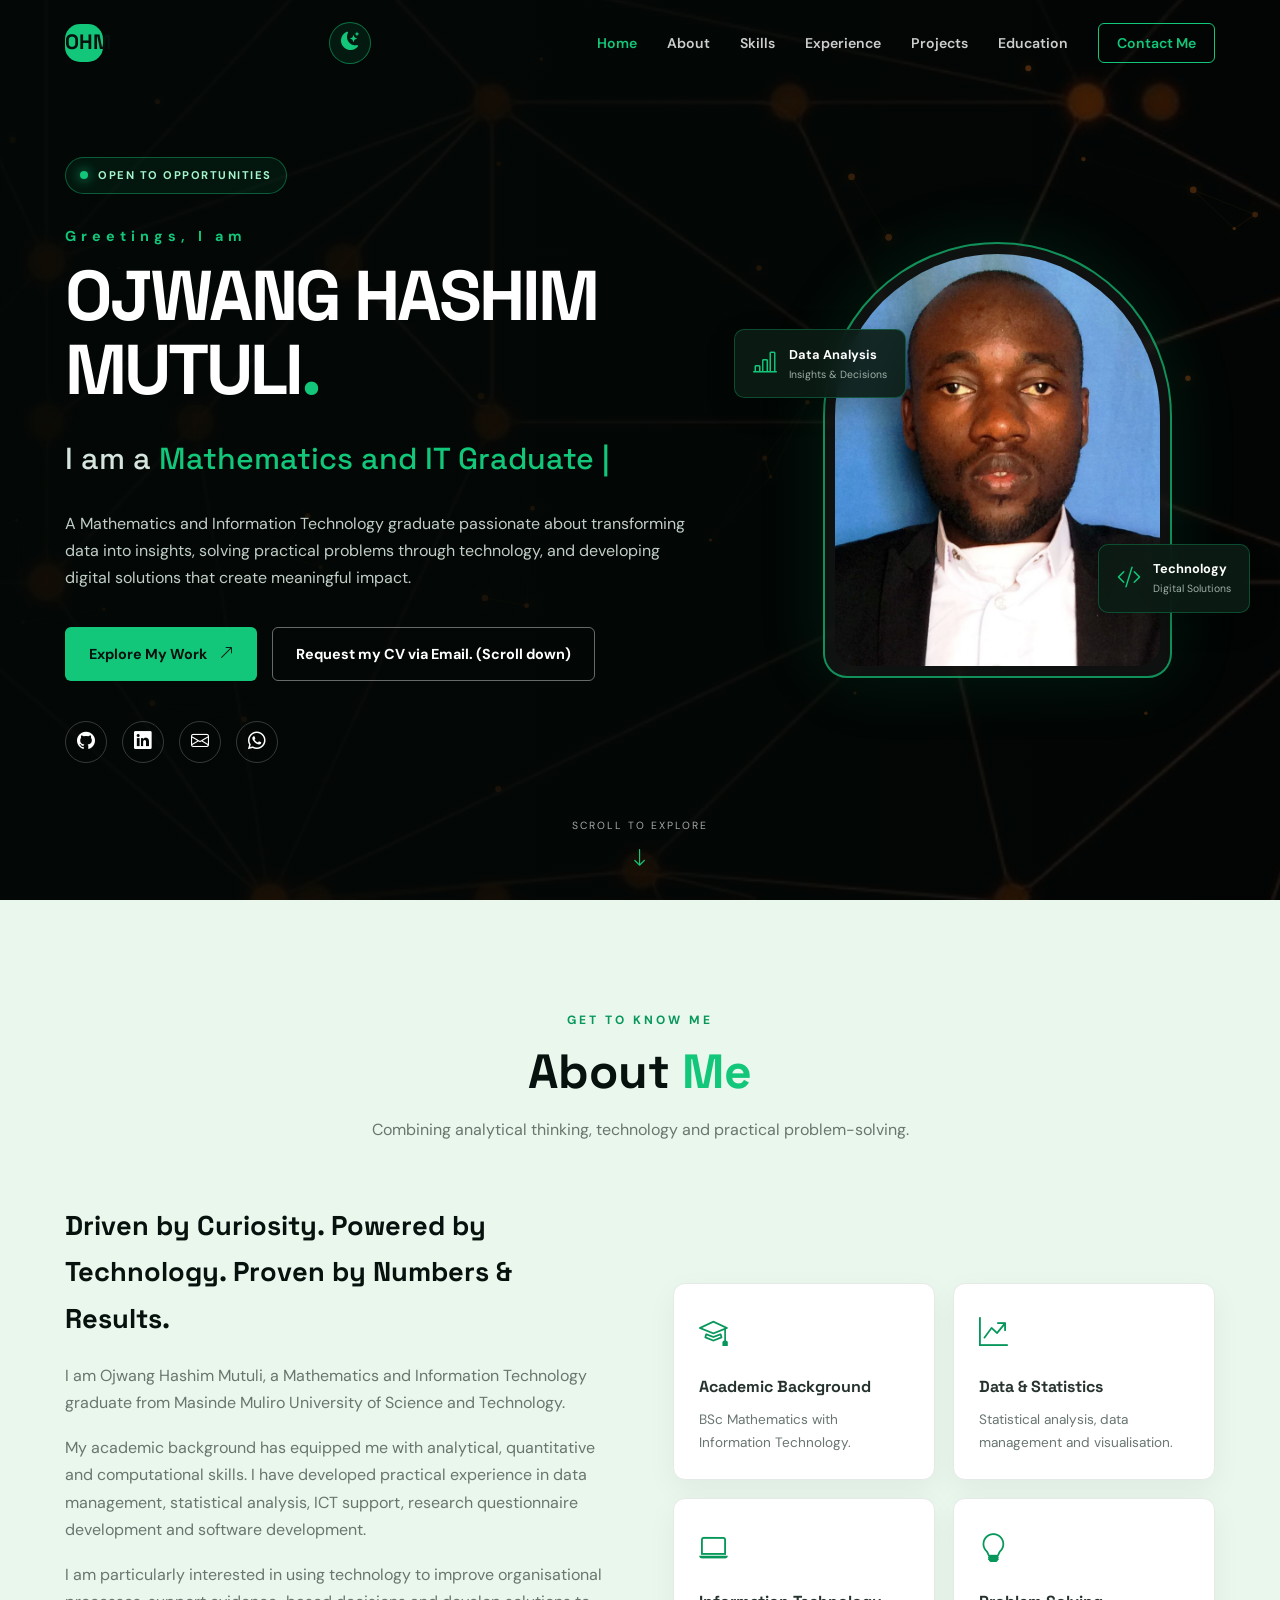
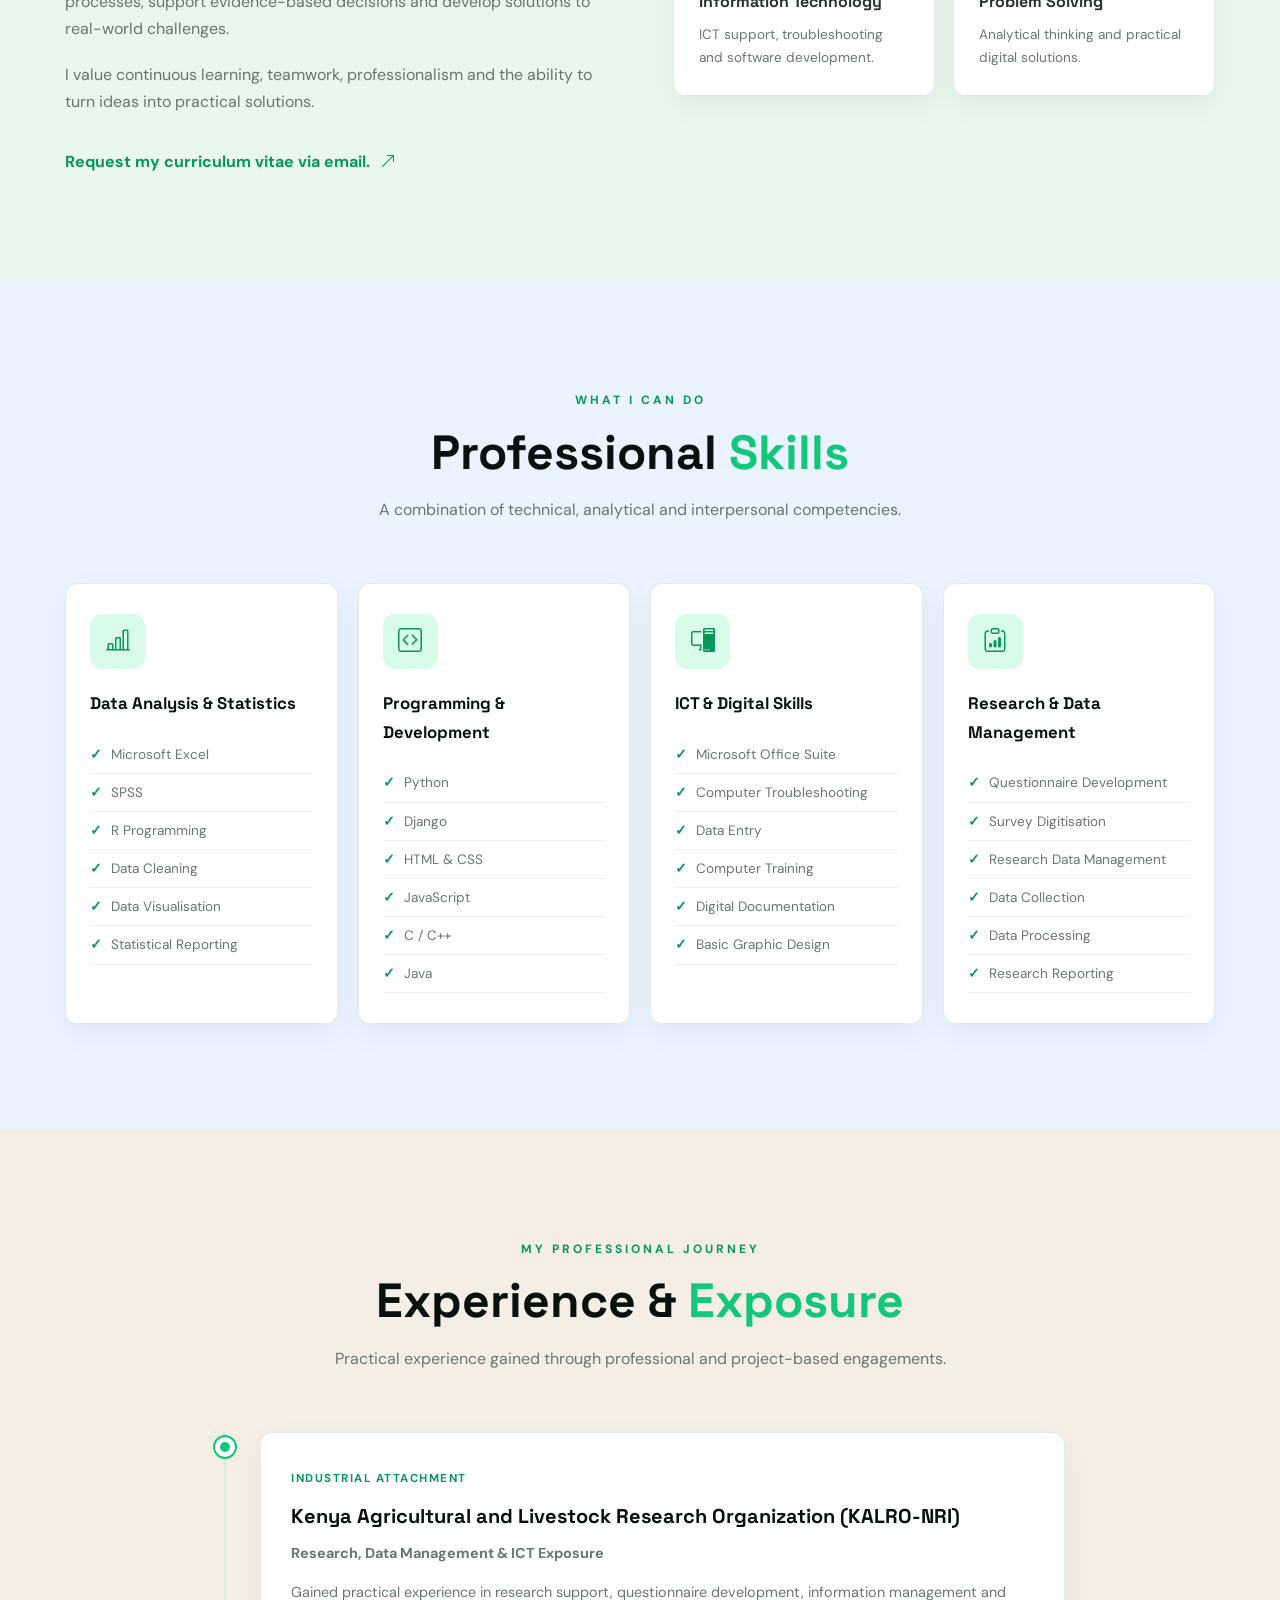
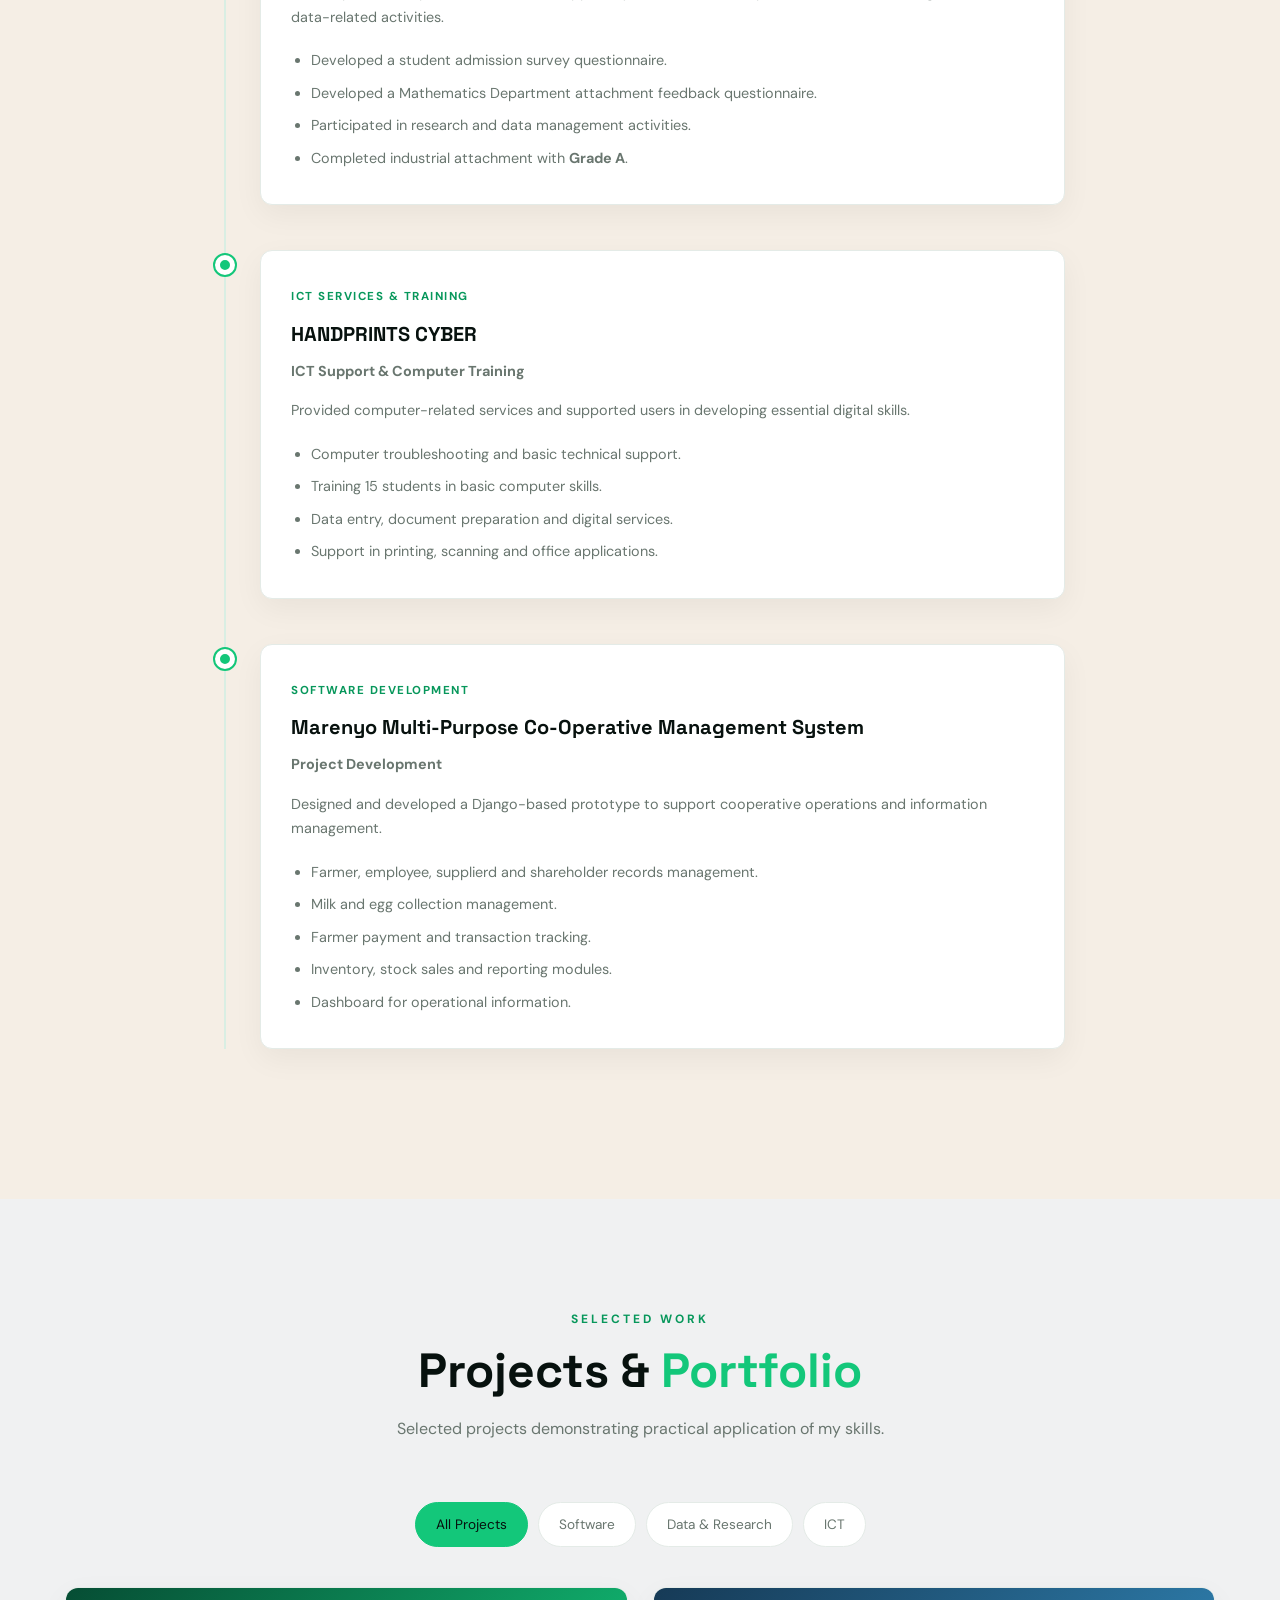
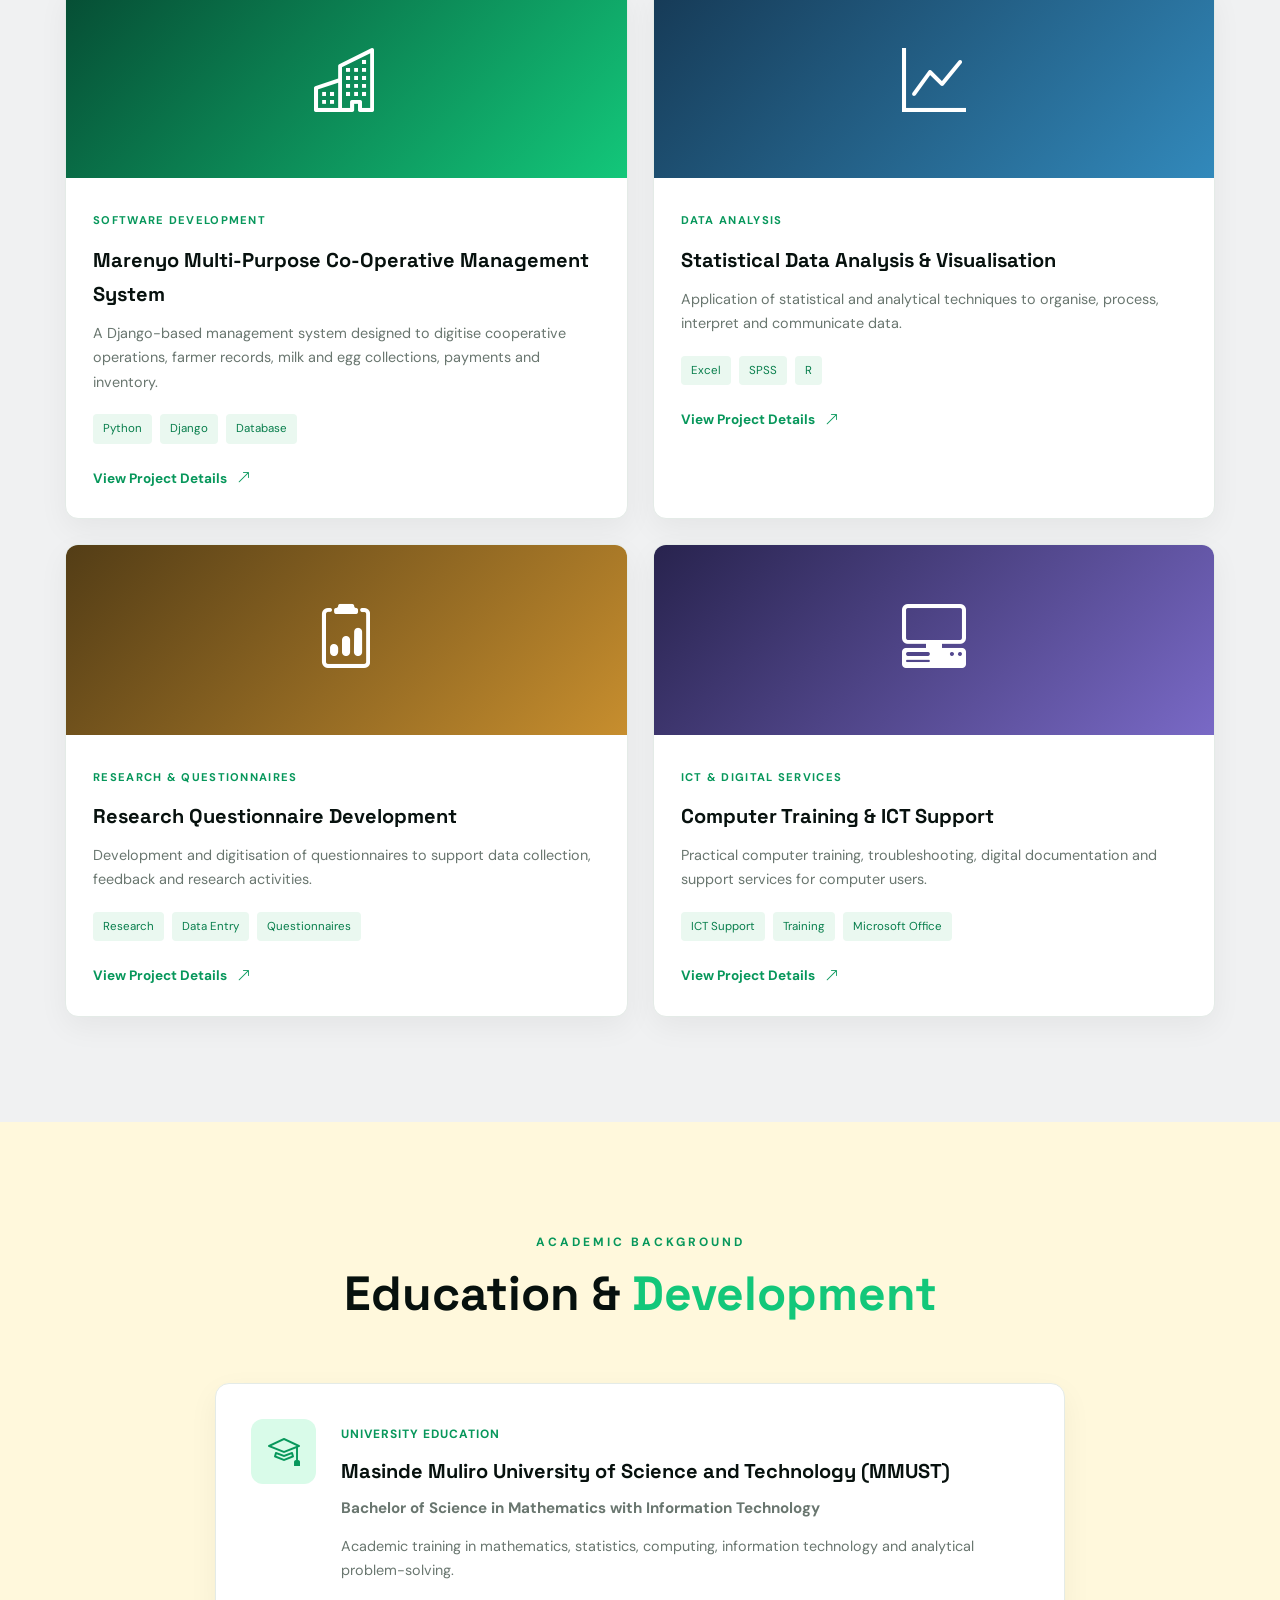
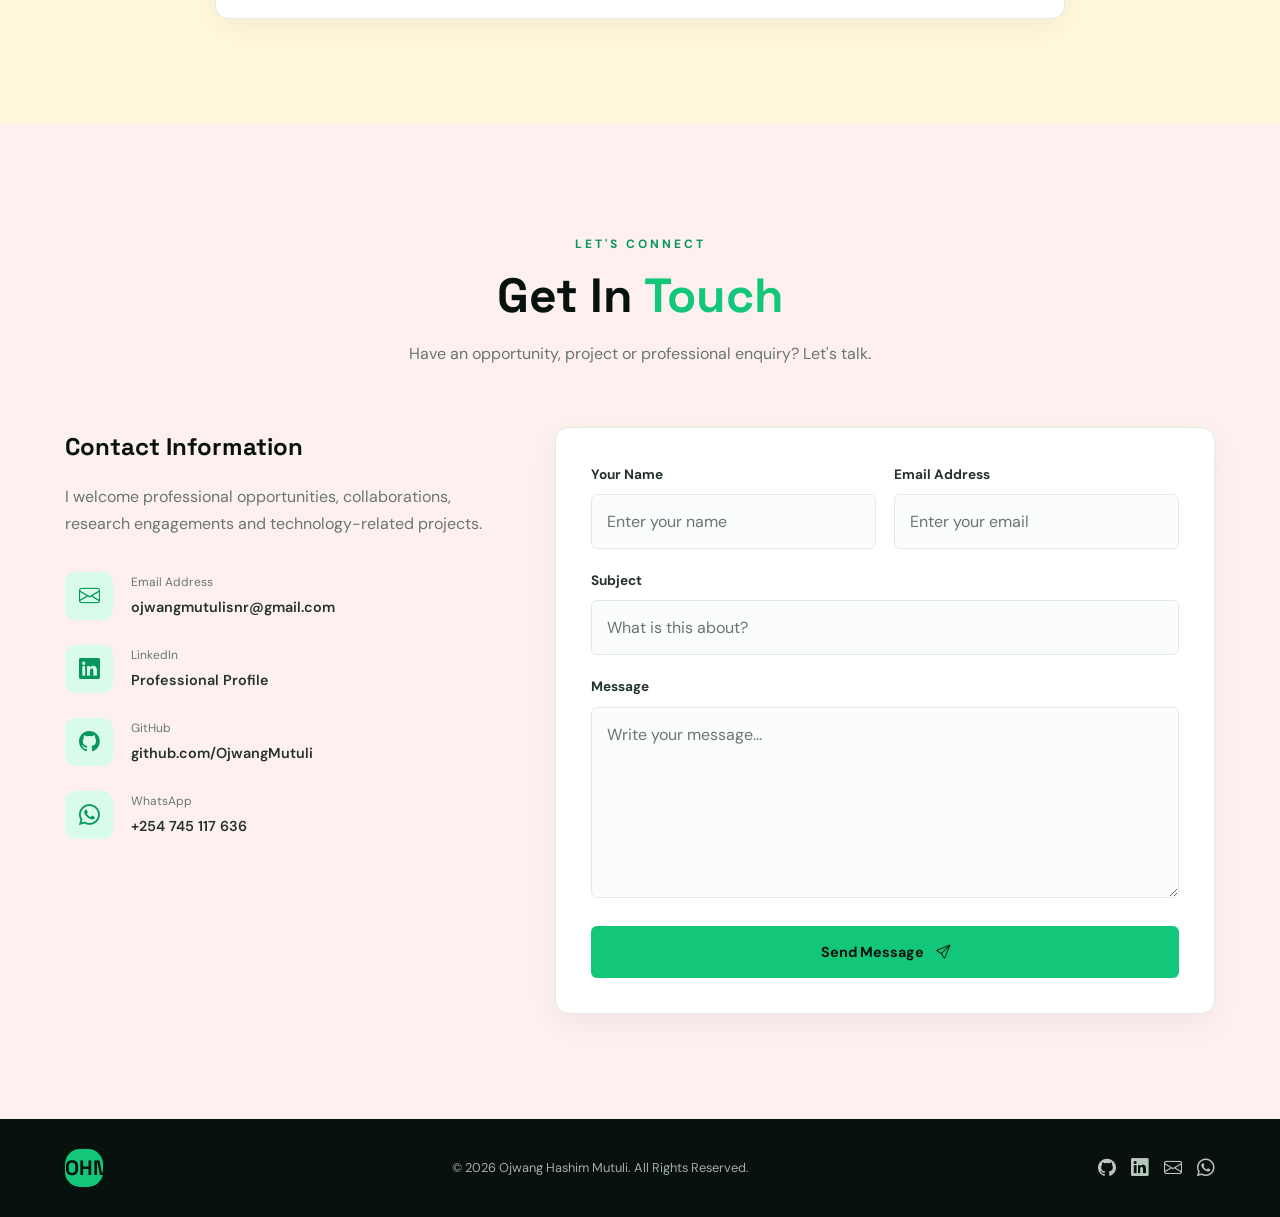
<file: index.html>
<!DOCTYPE html>
<html lang="en">
<head>
    <meta charset="UTF-8">
    <meta name="viewport" content="width=device-width, initial-scale=1.0">

    <meta name="description" content="Official professional portfolio of OJWANG HASHIM MUTULI - Mathematics, ICT, Data Analysis, Research and Software Development.">
    <meta name="author" content="OJWANG HASHIM MUTULI">

    <title>OJWANG HASHIM MUTULI | Portfolio</title>

    <link rel="stylesheet" href="css/style.css">

    <!-- Google Fonts -->
    <link rel="preconnect" href="https://fonts.googleapis.com">
    <link rel="preconnect" href="https://fonts.gstatic.com" crossorigin>
    <link href="https://fonts.googleapis.com/css2?family=DM+Sans:wght@400;500;600;700&family=Space+Grotesk:wght@400;500;600;700&display=swap" rel="stylesheet">

    <!-- Bootstrap Icons -->
    <link rel="stylesheet" href="https://cdn.jsdelivr.net/npm/bootstrap-icons@1.11.3/font/bootstrap-icons.min.css">

    <!-- Social Media Link Preview -->
    <meta property="og:type" content="website">
    <meta property="og:title" content="OJWANG HASHIM MUTULI | Portfolio">
    <meta property="og:description" content="Explore my Portfolio — Mathematics and IT graduate, Data Analyst, Website and Software Developer. Discover my skills, projects, experience and achievements.">
    <meta property="og:url" content="https://ojwangmutuli.github.io/">
    <meta property="og:image" content="https://ojwangmutuli.github.io/assets/images/profile.jpg">
    <meta property="og:image:secure_url" content="https://ojwangmutuli.github.io/assets/images/profile.jpg">
    <meta property="og:image:alt" content="OJWANG HASHIM MUTULI">

    <!-- Twitter / X Preview -->
    <meta name="twitter:card" content="summary_large_image">
    <meta name="twitter:title" content="OJWANG HASHIM MUTULI | Portfolio">
    <meta name="twitter:description" content="Mathematics and IT graduate, Data Analyst, Website and Software Developer. Explore my Portfolio.">
    <meta name="twitter:image" content="https://ojwangmutuli.github.io/assets/images/profile.jpg">
    <script type="application/ld+json">
        {
            "@context": "https://schema.org",
            "@type": "Person",
            "name": "OJWANG HASHIM MUTULI",
            "url": "https://ojwangmutuli.github.io/",
            "image": "https://ojwangmutuli.github.io/assets/images/profile.jpg",
            "jobTitle": "Data Analyst, Website and Software Developer",
            "alumniOf": {
            "@type": "CollegeOrUniversity",
            "name": "Masinde Muliro University of Science and Technology (MMUST)"
            },
            "sameAs": [
            "https://www.linkedin.com/in/ojwangmutuli-hashim-46a877250?utm_source=share&utm_campaign=share_via&utm_content=profile&utm_medium=android_app/",
            "https://github.com/OjwangMutuli"
            ]
        }
    </script>

</head>

<body>

    <!-- PAGE LOADER -->
    <div class="loader" id="loader">
        <div class="loader-circle"></div>
        <p>OJWANG HASHIM MUTULI</p>
    </div>

    <!-- NAVIGATION -->
    <header class="header" id="header">

        <nav class="navbar container">

            <a href="#home" class="logo">
                <span class="logo-icon">OHM</span>
            </a>

            <button id="themeToggle" class="theme-toggle"
                    aria-label="Switch colour theme"
                    title="Switch colour theme">
                <i class="bi bi-moon-stars-fill"></i>
            </button>

            <button class="menu-toggle" id="menuToggle" aria-label="Toggle navigation">
                <i class="bi bi-list"></i>
            </button>

            <ul class="nav-links" id="navLinks">
                <li><a href="#home" class="nav-link active">Home</a></li>
                <li><a href="#about" class="nav-link">About</a></li>
                <li><a href="#skills" class="nav-link">Skills</a></li>
                <li><a href="#experience" class="nav-link">Experience</a></li>
                <li><a href="#projects" class="nav-link">Projects</a></li>
                <li><a href="#education" class="nav-link">Education</a></li>
                <li><a href="#contact" class="nav-link contact-nav">Contact Me</a></li>
            </ul>

        </nav>

    </header>


    <!-- HERO SECTION -->
    <section class="hero" id="home">

        <!-- Animated image background -->
        <div class="hero-background"></div>

        <!-- Moving network particles -->
        <canvas id="networkCanvas"></canvas>

        <div class="hero-overlay"></div>

        <div class="container hero-container">

            <div class="hero-content reveal">

                <div class="availability">
                    <span class="availability-dot"></span>
                    OPEN TO OPPORTUNITIES
                </div>

                <p class="hero-intro">Greetings, I am</p>

                <h1>
                    OJWANG HASHIM
                    <span class="hero-name">MUTULI<span class="green-text">.</span></span>
                </h1>

                <h2>
                    I am a <span id="typingText"></span>
                    <span class="typing-cursor">|</span>
                </h2>

                <p class="hero-description">
                    A Mathematics and Information Technology graduate passionate
                    about transforming data into insights, solving practical
                    problems through technology, and developing digital solutions
                    that create meaningful impact.
                </p>

                <div class="hero-buttons">

                    <a href="#projects" class="btn btn-primary">
                        Explore My Work
                        <i class="bi bi-arrow-up-right"></i>
                    </a>

                    <a href="#home"
                       class="btn btn-outline"
                       target="_blank">
                        Request my CV via Email. (Scroll down)
                    </a>
                    

                </div>

                <div class="social-links">

                    <a href="https://github.com/OjwangMutuli" target="_blank" aria-label="GitHub">
                        <i class="bi bi-github"></i>
                    </a>

                    <a href="https://www.linkedin.com/in/ojwangmutuli-hashim-46a877250?utm_source=share&utm_campaign=share_via&utm_content=profile&utm_medium=android_app/"
                       target="_blank" aria-label="LinkedIn">
                        <i class="bi bi-linkedin"></i>
                    </a>

                    <a href="mailto:ojwangmutulisnr@gmail.com" aria-label="Email">
                        <i class="bi bi-envelope"></i>
                    </a>

                    <a href="https://wa.me/254745117636" aria-label="WhatsApp">
                        <i class="bi bi-whatsapp"></i>
                    </a>

                </div>

            </div>

            <div class="hero-image reveal">


                <div class="profile-frame">

                    <div class="profile-decoration"></div>
                
                    <!-- Original photograph -->
                    <img
                        src="assets/images/profile.jpg"
                        alt="Portrait of Ojwang Hashim Mutuli"
                        id="profileSource"
                    >
</div>
                

                <div class="floating-card card-one">
                    <i class="bi bi-bar-chart-line"></i>
                    <div>
                        <strong>Data Analysis</strong>
                        <small>Insights & Decisions</small>
                    </div>
                </div>

                <div class="floating-card card-two">
                    <i class="bi bi-code-slash"></i>
                    <div>
                        <strong>Technology</strong>
                        <small>Digital Solutions</small>
                    </div>
                </div>

            </div>

        </div>

        <a href="#about" class="scroll-indicator">
            <span>SCROLL TO EXPLORE</span>
            <i class="bi bi-arrow-down"></i>
        </a>

    </section>


    <!-- ABOUT SECTION -->
    <section class="section about-section" id="about">

        <div class="container">

            <div class="section-heading reveal">
                <span class="section-label">GET TO KNOW ME</span>
                <h2>About <span class="green-text">Me</span></h2>
                <p>Combining analytical thinking, technology and practical problem-solving.</p>
            </div>

            <div class="about-grid">

                <div class="about-text reveal">

                    <h3>Driven by Curiosity. Powered by Technology. Proven by Numbers & Results.</h3>

                    <p>
                        I am Ojwang Hashim Mutuli, a Mathematics and Information
                        Technology graduate from Masinde Muliro University of
                        Science and Technology.
                    </p>

                    <p>
                        My academic background has equipped me with analytical,
                        quantitative and computational skills. I have developed
                        practical experience in data management, statistical
                        analysis, ICT support, research questionnaire development
                        and software development.
                    </p>

                    <p>
                        I am particularly interested in using technology to
                        improve organisational processes, support evidence-based
                        decisions and develop solutions to real-world challenges.
                    </p>

                    <p>
                        I value continuous learning, teamwork, professionalism
                        and the ability to turn ideas into practical solutions.
                    </p>

                    <a href="mailto:ojwangmutulisnr@gmail.com"
                       class="text-link"
                       target="_blank">
                        Request my curriculum vitae via email.
                        <i class="bi bi-arrow-up-right"></i>
                    </a>

                </div>

                <div class="about-cards reveal">

                    <div class="info-card">
                        <i class="bi bi-mortarboard"></i>
                        <h4>Academic Background</h4>
                        <p>BSc Mathematics with Information Technology.</p>
                    </div>

                    <div class="info-card">
                        <i class="bi bi-graph-up-arrow"></i>
                        <h4>Data & Statistics</h4>
                        <p>Statistical analysis, data management and visualisation.</p>
                    </div>

                    <div class="info-card">
                        <i class="bi bi-laptop"></i>
                        <h4>Information Technology</h4>
                        <p>ICT support, troubleshooting and software development.</p>
                    </div>

                    <div class="info-card">
                        <i class="bi bi-lightbulb"></i>
                        <h4>Problem Solving</h4>
                        <p>Analytical thinking and practical digital solutions.</p>
                    </div>

                </div>

            </div>

        </div>

    </section>


    <!-- SKILLS SECTION -->
    <section class="section skills-section" id="skills">

        <div class="container">

            <div class="section-heading reveal">
                <span class="section-label">WHAT I CAN DO</span>
                <h2>Professional <span class="green-text">Skills</span></h2>
                <p>A combination of technical, analytical and interpersonal competencies.</p>
            </div>

            <div class="skills-grid">

                <div class="skill-card reveal">
                    <div class="skill-icon"><i class="bi bi-bar-chart-line"></i></div>
                    <h3>Data Analysis & Statistics</h3>
                    <ul>
                        <li>Microsoft Excel</li>
                        <li>SPSS</li>
                        <li>R Programming</li>
                        <li>Data Cleaning</li>
                        <li>Data Visualisation</li>
                        <li>Statistical Reporting</li>
                    </ul>
                </div>

                <div class="skill-card reveal">
                    <div class="skill-icon"><i class="bi bi-code-square"></i></div>
                    <h3>Programming & Development</h3>
                    <ul>
                        <li>Python</li>
                        <li>Django</li>
                        <li>HTML & CSS</li>
                        <li>JavaScript</li>
                        <li>C / C++</li>
                        <li>Java</li>
                    </ul>
                </div>

                <div class="skill-card reveal">
                    <div class="skill-icon"><i class="bi bi-pc-display"></i></div>
                    <h3>ICT & Digital Skills</h3>
                    <ul>
                        <li>Microsoft Office Suite</li>
                        <li>Computer Troubleshooting</li>
                        <li>Data Entry</li>
                        <li>Computer Training</li>
                        <li>Digital Documentation</li>
                        <li>Basic Graphic Design</li>
                    </ul>
                </div>

                <div class="skill-card reveal">
                    <div class="skill-icon"><i class="bi bi-clipboard-data"></i></div>
                    <h3>Research & Data Management</h3>
                    <ul>
                        <li>Questionnaire Development</li>
                        <li>Survey Digitisation</li>
                        <li>Research Data Management</li>
                        <li>Data Collection</li>
                        <li>Data Processing</li>
                        <li>Research Reporting</li>
                    </ul>
                </div>

            </div>

        </div>

    </section>


    <!-- EXPERIENCE SECTION -->
    <section class="section experience-section" id="experience">

        <div class="container">

            <div class="section-heading reveal">
                <span class="section-label">MY PROFESSIONAL JOURNEY</span>
                <h2>Experience & <span class="green-text">Exposure</span></h2>
                <p>Practical experience gained through professional and project-based engagements.</p>
            </div>

            <div class="timeline">

                <div class="timeline-item reveal">

                    <div class="timeline-marker"></div>

                    <div class="timeline-content">

                        <span class="timeline-date">Industrial Attachment</span>

                        <h3>Kenya Agricultural and Livestock Research Organization (KALRO-NRI)</h3>

                        <h4>Research, Data Management & ICT Exposure</h4>

                        <p>
                            Gained practical experience in research support,
                            questionnaire development, information management
                            and data-related activities.
                        </p>

                        <ul>
                            <li>Developed a student admission survey questionnaire.</li>
                            <li>Developed a Mathematics Department attachment feedback questionnaire.</li>
                            <li>Participated in research and data management activities.</li>
                            <li>Completed industrial attachment with <strong>Grade A</strong>.</li>
                        </ul>

                    </div>

                </div>


                <div class="timeline-item reveal">

                    <div class="timeline-marker"></div>

                    <div class="timeline-content">

                        <span class="timeline-date">ICT Services & Training</span>

                        <h3>HANDPRINTS CYBER</h3>

                        <h4>ICT Support & Computer Training</h4>

                        <p>
                            Provided computer-related services and supported
                            users in developing essential digital skills.
                        </p>

                        <ul>
                            <li>Computer troubleshooting and basic technical support.</li>
                            <li>Training 15 students in basic computer skills.</li>
                            <li>Data entry, document preparation and digital services.</li>
                            <li>Support in printing, scanning and office applications.</li>
                        </ul>

                    </div>

                </div>


                <div class="timeline-item reveal">

                    <div class="timeline-marker"></div>

                    <div class="timeline-content">

                        <span class="timeline-date">Software Development</span>

                        <h3>Marenyo Multi-Purpose Co-Operative Management System</h3>

                        <h4>Project Development</h4>

                        <p>
                            Designed and developed a Django-based prototype
                            to support cooperative operations and information management.
                        </p>

                        <ul>
                            <li>Farmer, employee, supplierd and shareholder records management.</li>
                            <li>Milk and egg collection management.</li>
                            <li>Farmer payment and transaction tracking.</li>
                            <li>Inventory, stock sales and reporting modules.</li>
                            <li>Dashboard for operational information.</li>
                        </ul>

                    </div>

                </div>

            </div>

        </div>

    </section>


    <!-- PROJECTS SECTION -->
    <section class="section projects-section" id="projects">

        <div class="container">

            <div class="section-heading reveal">
                <span class="section-label">SELECTED WORK</span>
                <h2>Projects & <span class="green-text">Portfolio</span></h2>
                <p>Selected projects demonstrating practical application of my skills.</p>
            </div>

            <div class="project-filters reveal">

                <button class="filter-btn active" data-filter="all">All Projects</button>
                <button class="filter-btn" data-filter="software">Software</button>
                <button class="filter-btn" data-filter="data">Data & Research</button>
                <button class="filter-btn" data-filter="ict">ICT</button>

            </div>

            <div class="projects-grid">

                <article class="project-card reveal" data-category="software">

                    <div class="project-image project-image-one">
                        <i class="bi bi-buildings"></i>
                    </div>

                    <div class="project-body">

                        <span class="project-category">SOFTWARE DEVELOPMENT</span>

                        <h3>Marenyo Multi-Purpose Co-Operative Management System</h3>

                        <p>
                            A Django-based management system designed to
                            digitise cooperative operations, farmer records,
                            milk and egg collections, payments and inventory.
                        </p>

                        <div class="project-tags">
                            <span>Python</span>
                            <span>Django</span>
                            <span>Database</span>
                        </div>

                        <button class="project-details"
                                data-title="Marenyo Multi-Purpose Co-Operative Management System"
                                data-description="A Django-based cooperative management prototype designed to improve record keeping, collection management, payment tracking, inventory management and reporting."
                                data-tools="Python, Django, HTML, CSS, JavaScript and relational databases."
                                data-role="System design, development, database management and implementation of core modules.">
                            View Project Details
                            <i class="bi bi-arrow-up-right"></i>
                        </button>

                    </div>

                </article>


                <article class="project-card reveal" data-category="data">

                    <div class="project-image project-image-two">
                        <i class="bi bi-graph-up"></i>
                    </div>

                    <div class="project-body">

                        <span class="project-category">DATA ANALYSIS</span>

                        <h3>Statistical Data Analysis & Visualisation</h3>

                        <p>
                            Application of statistical and analytical
                            techniques to organise, process, interpret
                            and communicate data.
                        </p>

                        <div class="project-tags">
                            <span>Excel</span>
                            <span>SPSS</span>
                            <span>R</span>
                        </div>

                        <button class="project-details"
                                data-title="Statistical Data Analysis & Visualisation"
                                data-description="A collection of statistical and analytical work involving data preparation, cleaning, descriptive analysis, interpretation and visualisation."
                                data-tools="Microsoft Excel, SPSS and R Programming."
                                data-role="Data preparation, statistical analysis, interpretation and reporting.">
                            View Project Details
                            <i class="bi bi-arrow-up-right"></i>
                        </button>

                    </div>

                </article>


                <article class="project-card reveal" data-category="data">

                    <div class="project-image project-image-three">
                        <i class="bi bi-clipboard2-data"></i>
                    </div>

                    <div class="project-body">

                        <span class="project-category">RESEARCH & QUESTIONNAIRES</span>

                        <h3>Research Questionnaire Development</h3>

                        <p>
                            Development and digitisation of questionnaires
                            to support data collection, feedback and
                            research activities.
                        </p>

                        <div class="project-tags">
                            <span>Research</span>
                            <span>Data Entry</span>
                            <span>Questionnaires</span>
                        </div>

                        <button class="project-details"
                                data-title="Research Questionnaire Development"
                                data-description="Questionnaire development work undertaken during industrial attachment, including a student admission survey and a Mathematics Department attachment feedback questionnaire."
                                data-tools="Digital forms, questionnaire design and data management tools."
                                data-role="Questionnaire design, organisation of questions and support for research data collection.">
                            View Project Details
                            <i class="bi bi-arrow-up-right"></i>
                        </button>

                    </div>

                </article>


                <article class="project-card reveal" data-category="ict">

                    <div class="project-image project-image-four">
                        <i class="bi bi-pc-display-horizontal"></i>
                    </div>

                    <div class="project-body">

                        <span class="project-category">ICT & DIGITAL SERVICES</span>

                        <h3>Computer Training & ICT Support</h3>

                        <p>
                            Practical computer training, troubleshooting,
                            digital documentation and support services
                            for computer users.
                        </p>

                        <div class="project-tags">
                            <span>ICT Support</span>
                            <span>Training</span>
                            <span>Microsoft Office</span>
                        </div>

                        <button class="project-details"
                                data-title="Computer Training & ICT Support"
                                data-description="Practical ICT support and computer training activities at HANDPRINTS CYBER, including basic computer skills training for 15 students."
                                data-tools="Windows, Microsoft Office and common computer applications."
                                data-role="Computer troubleshooting, user support, training and digital services.">
                            View Project Details
                            <i class="bi bi-arrow-up-right"></i>
                        </button>

                    </div>

                </article>

            </div>

        </div>

    </section>


    <!-- EDUCATION SECTION -->
    <section class="section education-section" id="education">

        <div class="container">

            <div class="section-heading reveal">
                <span class="section-label">ACADEMIC BACKGROUND</span>
                <h2>Education & <span class="green-text">Development</span></h2>
            </div>

            <div class="education-card reveal">

                <div class="education-icon">
                    <i class="bi bi-mortarboard"></i>
                </div>

                <div>

                    <span class="education-date">University Education</span>

                    <h3>Masinde Muliro University of Science and Technology (MMUST)</h3>

                    <h4>Bachelor of Science in Mathematics with Information Technology</h4>

                    <p>
                        Academic training in mathematics, statistics,
                        computing, information technology and analytical
                        problem-solving.
                    </p>

                </div>

            </div>

        </div>

    </section>


    <!-- CONTACT SECTION -->
    <section class="section contact-section" id="contact">

        <div class="container">

            <div class="section-heading reveal">
                <span class="section-label">LET'S CONNECT</span>
                <h2>Get In <span class="green-text">Touch</span></h2>
                <p>Have an opportunity, project or professional enquiry? Let's talk.</p>
            </div>

            <div class="contact-grid">

                <div class="contact-information reveal">

                    <h3>Contact Information</h3>

                    <p>
                        I welcome professional opportunities, collaborations,
                        research engagements and technology-related projects.
                    </p>

                    <div class="contact-item">
                        <i class="bi bi-envelope"></i>
                        <div>
                            <small>Email Address</small>
                            <a href="mailto:ojwangmutulisnr@gmail.com">
                                ojwangmutulisnr@gmail.com
                            </a>
                        </div>
                    </div>

                    <div class="contact-item">
                        <i class="bi bi-linkedin"></i>
                        <div>
                            <small>LinkedIn</small>
                            <a href="https://www.linkedin.com/in/ojwangmutuli-hashim-46a877250?utm_source=share&utm_campaign=share_via&utm_content=profile&utm_medium=android_app/"
                               target="_blank">
                                Professional Profile
                            </a>
                        </div>
                    </div>

                    <div class="contact-item">
                        <i class="bi bi-github"></i>
                        <div>
                            <small>GitHub</small>
                            <a href="https://github.com/OjwangMutuli"
                               target="_blank">
                                github.com/OjwangMutuli
                            </a>
                        </div>
                    </div>

                    <div class="contact-item">
                        <i class="bi bi-whatsapp"></i>
                        <div>
                            <small>WhatsApp</small>
                            <a href="https://wa.me/254745117636"
                               target="_blank">
                                +254 745 117 636
                            </a>
                        </div>
                    </div>                    
                    
                </div>


                <div class="contact-form-container reveal">

                    <form action="https://formsubmit.co/ojwangmutulisnr@gmail.com"
                          method="POST"
                          class="contact-form">

                        <input type="hidden" name="_subject"
                               value="New Portfolio Website Enquiry">

                        <input type="hidden" name="_captcha" value="true">

                        <input type="hidden" name="_template" value="table">

                        <input type="hidden" name="_next"
                               value="https://github.com/OjwangMutuli">

                        <div class="form-row">

                            <div class="form-group">
                                <label for="name">Your Name</label>
                                <input type="text" id="name" name="name"
                                       placeholder="Enter your name" required>
                            </div>

                            <div class="form-group">
                                <label for="email">Email Address</label>
                                <input type="email" id="email" name="email"
                                       placeholder="Enter your email" required>
                            </div>

                        </div>

                        <div class="form-group">
                            <label for="subject">Subject</label>
                            <input type="text" id="subject" name="subject"
                                   placeholder="What is this about?" required>
                        </div>

                        <div class="form-group">
                            <label for="message">Message</label>
                            <textarea id="message" name="message"
                                      rows="6"
                                      placeholder="Write your message..."
                                      required></textarea>
                        </div>

                        <button type="submit" class="btn btn-primary submit-btn">
                            Send Message
                            <i class="bi bi-send"></i>
                        </button>

                    </form>

                </div>

            </div>

        </div>

    </section>


    <!-- FOOTER -->
    <footer class="footer">

        <div class="container footer-container">

            <a href="#home" class="logo footer-logo">
                <span class="logo-icon">OHM</span>
                </span></span>
            </a>

            <p>
                © <span id="year"></span> Ojwang Hashim Mutuli.
                All Rights Reserved.
            </p>

            <div class="footer-socials">

                <a href="https://github.com/OjwangMutuli" target="_blank">
                    <i class="bi bi-github"></i>
                </a>

                <a href="https://www.linkedin.com/in/ojwangmutuli-hashim-46a877250?utm_source=share&utm_campaign=share_via&utm_content=profile&utm_medium=android_app/"
                   target="_blank">
                    <i class="bi bi-linkedin"></i>
                </a>

                <a href="mailto:ojwangmutulisnr@gmail.com">
                    <i class="bi bi-envelope"></i>
                </a>

                
                <a href="https://wa.me/254745117636"
                    class="contact-card">

                    <i class="bi bi-whatsapp"></i>
                </a>

            </div>

        </div>

    </footer>


    <!-- PROJECT DETAILS MODAL -->
    <div class="modal" id="projectModal">

        <div class="modal-content">

            <button class="modal-close" id="modalClose" aria-label="Close">
                <i class="bi bi-x-lg"></i>
            </button>

            <span class="section-label">PROJECT DETAILS</span>

            <h2 id="modalTitle"></h2>

            <p id="modalDescription"></p>

            <h4>Technologies / Tools</h4>
            <p id="modalTools"></p>

            <h4>My Role</h4>
            <p id="modalRole"></p>

        </div>

    </div>


    <!-- BACK TO TOP -->
    <button id="backToTop" class="back-to-top" aria-label="Back to top">
        <i class="bi bi-arrow-up"></i>
    </button>


    <script src="js/script.js"></script>

</body>
</html>
</file>
<file: css/style.css>
/* =========================================
   LIGHT / DARK THEME SYSTEM
========================================= */

/* Default light theme */
:root {
    color-scheme: light;

    --theme-bg: #ffffff;
    --theme-bg-alt: #f6f9f7;
    --theme-card: #ffffff;

    --theme-text: #26332d;
    --theme-heading: #07110e;
    --theme-muted: #69766f;

    --theme-border: #e4ebe7;
    --theme-input: #fbfdfb;

    --theme-shadow: rgba(0, 0, 0, 0.05);
}

/* Dark theme */
html[data-theme="dark"] {
    color-scheme: dark;

    --theme-bg: #0b1510;
    --theme-bg-alt: #101e17;
    --theme-card: #14231a;

    --theme-text: #d8e4dc;
    --theme-heading: #f2faf5;
    --theme-muted: #a2b2a8;

    --theme-border: #263a2e;
    --theme-input: #101c15;

    --theme-shadow: rgba(0, 0, 0, 0.2);
}

/* Main page */
body {
    background: var(--theme-bg);
    color: var(--theme-text);
    transition: background 0.3s ease, color 0.3s ease;
}

/* Sections */
.about-section,
.experience-section,
.education-section {
    background: var(--theme-bg);
}

.skills-section,
.projects-section,
.contact-section {
    background: var(--theme-bg-alt);
}

/* Headings */
.section-heading h2,
.about-text h3,
.skill-card h3,
.timeline-content h3,
.project-body h3,
.education-card h3,
.contact-information h3 {
    color: var(--theme-heading);
}

/* General text */
.about-text p,
.info-card p,
.skill-card li,
.timeline-content p,
.timeline-content li,
.project-body p,
.education-card p,
.education-card h4,
.contact-information > p {
    color: var(--theme-muted);
}

/* Cards */
.info-card,
.skill-card,
.timeline-content,
.project-card,
.education-card,
.contact-form-container {
    background: var(--theme-card);
    border-color: var(--theme-border);
    box-shadow: 0 10px 30px var(--theme-shadow);
}

/* Borders */
.skill-card li {
    border-color: var(--theme-border);
}

/* Contact form */
.form-group input,
.form-group textarea {
    background: var(--theme-input);
    color: var(--theme-text);
    border-color: var(--theme-border);
}

.form-group input::placeholder,
.form-group textarea::placeholder {
    color: var(--theme-muted);
}

/* Contact details */
.contact-item a {
    color: var(--theme-text);
}

/* Education and project modal */
.modal-content {
    background: var(--theme-card);
    color: var(--theme-text);
}

.modal-content h2,
.modal-content h4 {
    color: var(--theme-heading);
}

.modal-content p {
    color: var(--theme-muted);
}

.modal-close {
    background: var(--theme-bg-alt);
    color: var(--theme-text);
}

/* Keep the hero and footer dark in both modes */
.hero,
.footer {
    background-color: #07110e;
}

/* Theme button */
.theme-toggle {
    width: 42px;
    height: 42px;
    display: grid;
    place-items: center;
    border: 1px solid rgba(19, 199, 122, 0.5);
    border-radius: 50%;
    background: rgba(19, 199, 122, 0.1);
    color: var(--primary);
    font-size: 1.15rem;
    transition: all 0.3s ease;
    flex-shrink: 0;
}

.theme-toggle:hover {
    background: var(--primary);
    color: #07110e;
    transform: rotate(20deg);
}

/* Mobile theme button */
@media (max-width: 768px) {
    .theme-toggle {
        margin-left: auto;
        margin-right: 15px;
    }
}

/* =========================================
   GLOBAL SETTINGS
========================================= */

:root {
    --primary: #13c77a;
    --primary-dark: #07975b;
    --primary-light: #d9fbe9;

    --dark: #07110e;
    --dark-secondary: #101b17;

    --text: #26332d;
    --muted: #69766f;

    --white: #ffffff;
    --light: #f6f9f7;

    --border: #e4ebe7;

    --font-main: 'DM Sans', sans-serif;
    --font-heading: 'Space Grotesk', sans-serif;

    --transition: 0.3s ease;
}

* {
    margin: 0;
    padding: 0;
    box-sizing: border-box;
    scroll-behavior: smooth;
}

body {
    font-family: var(--font-main);
    color: var(--text);
    background: var(--white);
    line-height: 1.7;
    overflow-x: hidden;
}

a {
    text-decoration: none;
    color: inherit;
}

button,
input,
textarea {
    font: inherit;
}

button {
    cursor: pointer;
}

.container {
    width: min(1150px, 90%);
    margin: auto;
}

.green-text {
    color: var(--primary);
}

.section {
    padding: 105px 0;
}

.section-heading {
    text-align: center;
    margin-bottom: 60px;
}

.section-label {
    display: inline-block;
    color: var(--primary-dark);
    font-size: 0.75rem;
    font-weight: 700;
    letter-spacing: 3px;
    margin-bottom: 13px;
}

.section-heading h2 {
    font-family: var(--font-heading);
    font-size: clamp(2rem, 4vw, 3rem);
    line-height: 1.2;
    margin-bottom: 15px;
    color: var(--dark);
}

.section-heading p {
    color: var(--muted);
    max-width: 650px;
    margin: auto;
}


/* =========================================
   LOADER
========================================= */

.loader {
    position: fixed;
    inset: 0;
    z-index: 9999;
    background: var(--dark);
    display: flex;
    flex-direction: column;
    align-items: center;
    justify-content: center;
    gap: 20px;
    color: white;
    transition: opacity 0.5s ease, visibility 0.5s ease;
}

.loader.hide {
    opacity: 0;
    visibility: hidden;
}

.loader-circle {
    width: 50px;
    height: 50px;
    border: 3px solid rgba(255,255,255,0.15);
    border-top-color: var(--primary);
    border-radius: 50%;
    animation: spin 1s linear infinite;
}

.loader p {
    font-size: 0.8rem;
    letter-spacing: 4px;
}

@keyframes spin {
    to {
        transform: rotate(360deg);
    }
}


/* =========================================
   NAVIGATION
========================================= */

.header {
    position: fixed;
    top: 0;
    left: 0;
    width: 100%;
    z-index: 1000;
    transition: var(--transition);
}

.header.scrolled {
    background: rgba(7, 17, 14, 0.96);
    backdrop-filter: blur(15px);
    box-shadow: 0 5px 25px rgba(0,0,0,0.15);
}

.navbar {
    height: 85px;
    display: flex;
    align-items: center;
    justify-content: space-between;
}

.logo {
    display: flex;
    align-items: center;
    gap:10px;
    font-family: var(--font-heading);
    font-size: 1.3rem;
    font-weight: 700;
    color: white;
}

.logo-icon {
    width: 38px;
    height: 38px;
    background: var(--primary);
    display: grid;
    place-items: center;
    border-radius: 15px;
    color: var(--dark);
}

.nav-links {
    display: flex;
    align-items: center;
    gap: 30px;
    list-style: none;
}

.nav-link {
    font-size: 0.88rem;
    font-weight: 600;
    color: rgba(255,255,255,0.8);
    transition: var(--transition);
}

.nav-link:hover,
.nav-link.active {
    color: var(--primary);
}

.contact-nav {
    border: 1px solid var(--primary);
    padding: 10px 18px;
    border-radius: 6px;
    color: var(--primary);
}

.contact-nav:hover {
    background: var(--primary);
    color: var(--dark);
}

.menu-toggle {
    display: none;
    border: none;
    background: none;
    color: white;
    font-size: 1.8rem;
}


/* =========================================
   HERO SECTION
========================================= */

.hero {
    position: relative;
    min-height: 100vh;
    display: flex;
    align-items: center;
    overflow: hidden;
    background: #050505;
    color: white;
    isolation: isolate;
}

.hero-background {
    position: absolute;
    inset: -8%;
    z-index: -3;

    background-image: url("../assets/images/network-background.jpg");
    background-position: center;
    background-size: cover;
    background-repeat: no-repeat;

    animation: backgroundMotion 32s ease-in-out infinite alternate;
    will-change: transform;
}

@keyframes backgroundMotion {
    0% {
        transform: scale(1) translate3d(0, 0, 0);
    }

    50% {
        transform: scale(1.12) translate3d(-1.5%, 1%, 0);
    }

    100% {
        transform: scale(1.06) translate3d(1.5%, -1%, 0);
    }
}

.hero-overlay {
    position: absolute;
    inset: 0;
    z-index: -1;
    background:
        linear-gradient(90deg,
            rgba(3, 8, 6, 0.94) 0%,
            rgba(3, 8, 6, 0.84) 48%,
            rgba(3, 8, 6, 0.58) 100%);
}

#networkCanvas {
    position: absolute;
    inset: 0;
    width: 100%;
    height: 100%;
    z-index: -2;
    pointer-events: none;
}

.hero-container {
    display: grid;
    grid-template-columns: 1.2fr 0.8fr;
    align-items: center;
    gap: 60px;
    padding-top: 120px;
    padding-bottom: 100px;
}

.hero-content {
    max-width: 700px;
}

.availability {
    display: inline-flex;
    align-items: center;
    gap: 10px;
    padding: 8px 14px;
    border: 1px solid rgba(19,199,122,0.4);
    background: rgba(19,199,122,0.08);
    border-radius: 30px;
    color: #a5f5cb;
    font-size: 0.7rem;
    font-weight: 700;
    letter-spacing: 1.5px;
    margin-bottom: 30px;
}

.availability-dot {
    width: 8px;
    height: 8px;
    background: var(--primary);
    border-radius: 50%;
    box-shadow: 0 0 12px var(--primary);
    animation: pulse 1.5s infinite;
}

@keyframes pulse {
    50% {
        opacity: 0.3;
        transform: scale(0.7);
    }
}

.hero-intro {
    color: var(--primary);
    font-size: 0.9rem;
    font-weight: 700;
    letter-spacing: 5px;
    margin-bottom: 12px;
}

.hero h1 {
    font-family: var(--font-heading);
    font-size: clamp(2.7rem, 5.5vw, 5.2rem);
    line-height: 1.05;
    letter-spacing: -3px;
    margin-bottom: 25px;
}

.hero-name {
    display: block;
}

.hero h2 {
    font-family: var(--font-heading);
    font-size: clamp(1.2rem, 2.4vw, 1.9rem);
    font-weight: 500;
    color: #d5e4dc;
    min-height: 45px;
    margin-bottom: 25px;
}

#typingText {
    color: var(--primary);
}

.typing-cursor {
    color: var(--primary);
    animation: blink 0.8s infinite;
}

@keyframes blink {
    50% {
        opacity: 0;
    }
}

.hero-description {
    max-width: 620px;
    color: #c1cec6;
    font-size: 1rem;
    margin-bottom: 35px;
}

.hero-buttons {
    display: flex;
    flex-wrap: wrap;
    gap: 15px;
}

.btn {
    display: inline-flex;
    align-items: center;
    justify-content: center;
    gap: 12px;
    padding: 14px 23px;
    border-radius: 6px;
    font-size: 0.9rem;
    font-weight: 700;
    transition: var(--transition);
    border: 1px solid transparent;
}

.btn-primary {
    background: var(--primary);
    color: var(--dark);
}

.btn-primary:hover {
    background: #29e58f;
    transform: translateY(-4px);
    box-shadow: 0 10px 30px rgba(19,199,122,0.25);
}

.btn-outline {
    border-color: rgba(255,255,255,0.4);
    color: white;
}

.btn-outline:hover {
    border-color: var(--primary);
    color: var(--primary);
    transform: translateY(-4px);
}

.social-links {
    display: flex;
    gap: 15px;
    margin-top: 40px;
}

.social-links a {
    width: 42px;
    height: 42px;
    border: 1px solid rgba(255,255,255,0.2);
    border-radius: 50%;
    display: grid;
    place-items: center;
    color: white;
    font-size: 1.1rem;
    transition: var(--transition);
}

.social-links a:hover {
    background: var(--primary);
    color: var(--dark);
    border-color: var(--primary);
    transform: translateY(-4px);
}


/* =========================================
   HERO PROFILE IMAGE
========================================= */

.hero-image {
    position: relative;
    display: flex;
    justify-content: center;
    align-items: center;
}

.profile-frame {
    width: min(350px, 80%);
    aspect-ratio: 4 / 5;
    position: relative;
    border-radius: 180px 180px 25px 25px;
    border: 2px solid rgba(19,199,122,0.7);
    padding: 10px;
    background: rgba(255,255,255,0.05);
    backdrop-filter: blur(5px);
    box-shadow: 0 0 70px rgba(19,199,122,0.12);
}

.profile-frame img {
    position: absolute;
    inset: 10px;
    width: calc(100% - 20px);
    height: calc(100% - 20px);
    object-fit: cover;
    object-position: center;
    border-radius: inherit;
    z-index: 2;
    display: block;
}

.profile-placeholder {
    position: absolute;
    inset: 10px;
    border-radius: inherit;
    display: none;
    flex-direction: column;
    align-items: center;
    justify-content: center;
    background: #14251d;
    color: var(--primary);
    z-index: 1;
}

.profile-placeholder i {
    font-size: 5rem;
}

.profile-placeholder span {
    font-size: 0.8rem;
}

.profile-decoration {
    position: absolute;
    width: 110%;
    height: 110%;
    border: 1px solid rgba(19,199,122,0.35);
    border-radius: 190px 190px 30px 30px;
    top: -5%;
    left: -5%;
    animation: rotateFrame 20s linear infinite;
}

@keyframes rotateFrame {
    to {
        transform: rotate(360deg);
    }
}

.floating-card {
    position: absolute;
    display: flex;
    align-items: center;
    gap: 12px;
    padding: 13px 18px;
    background: rgba(12, 28, 20, 0.9);
    border: 1px solid rgba(19,199,122,0.3);
    border-radius: 10px;
    backdrop-filter: blur(12px);
    box-shadow: 0 10px 30px rgba(0,0,0,0.2);
    animation: floatCard 4s ease-in-out infinite;
}

.floating-card i {
    color: var(--primary);
    font-size: 1.5rem;
}

.floating-card strong,
.floating-card small {
    display: block;
}

.floating-card strong {
    font-size: 0.8rem;
}

.floating-card small {
    color: #9eafa5;
    font-size: 0.65rem;
}

.card-one {
    left: -45px;
    top: 20%;
}

.card-two {
    right: -35px;
    bottom: 15%;
    animation-delay: 1.5s;
}

@keyframes floatCard {
    50% {
        transform: translateY(-12px);
    }
}

.scroll-indicator {
    position: absolute;
    bottom: 25px;
    left: 50%;
    transform: translateX(-50%);
    display: flex;
    flex-direction: column;
    align-items: center;
    gap: 8px;
    color: rgba(255,255,255,0.65);
    font-size: 0.65rem;
    letter-spacing: 2px;
}

.scroll-indicator i {
    color: var(--primary);
    font-size: 1.2rem;
    animation: bounce 1.5s infinite;
}

@keyframes bounce {
    50% {
        transform: translateY(7px);
    }
}


/* =========================================
   ABOUT
========================================= */

.about-section {
    background: white;
}

.about-grid {
    display: grid;
    grid-template-columns: 1fr 1fr;
    gap: 65px;
    align-items: center;
}

.about-text h3 {
    font-family: var(--font-heading);
    font-size: 1.7rem;
    color: var(--dark);
    margin-bottom: 20px;
}

.about-text p {
    color: var(--muted);
    margin-bottom: 18px;
}

.text-link {
    display: inline-flex;
    align-items: center;
    gap: 10px;
    margin-top: 15px;
    color: var(--primary-dark);
    font-weight: 700;
}

.text-link:hover {
    gap: 17px;
}

.about-cards {
    display: grid;
    grid-template-columns: 1fr 1fr;
    gap: 18px;
}

.info-card {
    padding: 25px;
    border: 1px solid var(--border);
    border-radius: 12px;
    transition: var(--transition);
    background: white;
}

.info-card:hover {
    transform: translateY(-6px);
    border-color: var(--primary);
    box-shadow: 0 15px 35px rgba(0,0,0,0.05);
}

.info-card i {
    color: var(--primary-dark);
    font-size: 1.8rem;
}

.info-card h4 {
    font-family: var(--font-heading);
    font-size: 1rem;
    margin: 15px 0 8px;
}

.info-card p {
    color: var(--muted);
    font-size: 0.85rem;
}


/* =========================================
   SKILLS
========================================= */

.skills-section {
    background: var(--light);
}

.skills-grid {
    display: grid;
    grid-template-columns: repeat(4, 1fr);
    gap: 20px;
}

.skill-card {
    background: white;
    padding: 30px 24px;
    border-radius: 12px;
    border: 1px solid var(--border);
    transition: var(--transition);
}

.skill-card:hover {
    transform: translateY(-8px);
    border-color: var(--primary);
    box-shadow: 0 15px 35px rgba(0,0,0,0.05);
}

.skill-icon {
    width: 55px;
    height: 55px;
    border-radius: 12px;
    background: var(--primary-light);
    display: grid;
    place-items: center;
    color: var(--primary-dark);
    font-size: 1.5rem;
    margin-bottom: 20px;
}

.skill-card h3 {
    font-family: var(--font-heading);
    font-size: 1.05rem;
    margin-bottom: 18px;
}

.skill-card ul {
    list-style: none;
}

.skill-card li {
    color: var(--muted);
    font-size: 0.85rem;
    padding: 7px 0;
    border-bottom: 1px solid #edf1ee;
}

.skill-card li::before {
    content: "✓";
    color: var(--primary-dark);
    margin-right: 9px;
    font-weight: 700;
}


/* =========================================
   EXPERIENCE
========================================= */

.experience-section {
    background: white;
}

.timeline {
    max-width: 850px;
    margin: auto;
    position: relative;
}

.timeline::before {
    content: "";
    position: absolute;
    top: 0;
    bottom: 0;
    left: 9px;
    width: 2px;
    background: #d9eee3;
}

.timeline-item {
    position: relative;
    padding-left: 45px;
    margin-bottom: 45px;
}

.timeline-marker {
    position: absolute;
    top: 5px;
    left: 0;
    width: 20px;
    height: 20px;
    background: var(--primary);
    border: 5px solid white;
    outline: 2px solid var(--primary);
    border-radius: 50%;
    z-index: 2;
}

.timeline-content {
    padding: 30px;
    border: 1px solid var(--border);
    border-radius: 12px;
    transition: var(--transition);
}

.timeline-content:hover {
    border-color: var(--primary);
    box-shadow: 0 12px 30px rgba(0,0,0,0.05);
}

.timeline-date {
    display: inline-block;
    font-size: 0.72rem;
    font-weight: 700;
    color: var(--primary-dark);
    letter-spacing: 1.5px;
    text-transform: uppercase;
    margin-bottom: 10px;
}

.timeline-content h3 {
    font-family: var(--font-heading);
    font-size: 1.25rem;
    color: var(--dark);
}

.timeline-content h4 {
    color: var(--muted);
    font-size: 0.9rem;
    margin: 8px 0 15px;
}

.timeline-content p,
.timeline-content li {
    color: var(--muted);
    font-size: 0.9rem;
}

.timeline-content ul {
    padding-left: 20px;
    margin-top: 15px;
}

.timeline-content li {
    padding: 4px 0;
}


/* =========================================
   PROJECTS
========================================= */

.projects-section {
    background: var(--light);
}

.project-filters {
    display: flex;
    justify-content: center;
    flex-wrap: wrap;
    gap: 10px;
    margin-bottom: 40px;
}

.filter-btn {
    padding: 10px 20px;
    border: 1px solid var(--border);
    background: white;
    color: var(--muted);
    border-radius: 30px;
    font-size: 0.85rem;
    transition: var(--transition);
}

.filter-btn:hover,
.filter-btn.active {
    background: var(--primary);
    color: var(--dark);
    border-color: var(--primary);
}

.projects-grid {
    display: grid;
    grid-template-columns: repeat(2, 1fr);
    gap: 25px;
}

.project-card {
    background: white;
    border-radius: 13px;
    overflow: hidden;
    border: 1px solid var(--border);
    transition: var(--transition);
}

.project-card:hover {
    transform: translateY(-7px);
    box-shadow: 0 15px 40px rgba(0,0,0,0.07);
}

.project-card.hidden {
    display: none;
}

.project-image {
    height: 190px;
    display: grid;
    place-items: center;
    font-size: 4rem;
    color: white;
    overflow: hidden;
}

.project-image i {
    transition: transform 0.5s ease;
}

.project-card:hover .project-image i {
    transform: scale(1.2) rotate(-5deg);
}

.project-image-one {
    background: linear-gradient(135deg, #064d34, #13c77a);
}

.project-image-two {
    background: linear-gradient(135deg, #163a56, #3289bb);
}

.project-image-three {
    background: linear-gradient(135deg, #533d16, #c78e2e);
}

.project-image-four {
    background: linear-gradient(135deg, #28234e, #7969c6);
}

.project-body {
    padding: 27px;
}

.project-category {
    color: var(--primary-dark);
    font-size: 0.7rem;
    font-weight: 700;
    letter-spacing: 1.3px;
}

.project-body h3 {
    font-family: var(--font-heading);
    font-size: 1.25rem;
    margin: 10px 0;
}

.project-body p {
    color: var(--muted);
    font-size: 0.9rem;
    margin-bottom: 20px;
}

.project-tags {
    display: flex;
    flex-wrap: wrap;
    gap: 8px;
    margin-bottom: 20px;
}

.project-tags span {
    padding: 5px 10px;
    background: #eaf8f0;
    color: #087e4c;
    font-size: 0.72rem;
    border-radius: 4px;
}

.project-details {
    display: inline-flex;
    align-items: center;
    gap: 10px;
    background: none;
    border: none;
    color: var(--primary-dark);
    font-weight: 700;
    font-size: 0.85rem;
}

.project-details:hover {
    gap: 16px;
}


/* =========================================
   EDUCATION
========================================= */

.education-section {
    background: white;
}

.education-card {
    max-width: 850px;
    margin: auto;
    padding: 35px;
    display: flex;
    gap: 25px;
    align-items: flex-start;
    border: 1px solid var(--border);
    border-radius: 14px;
    transition: var(--transition);
}

.education-card:hover {
    border-color: var(--primary);
    box-shadow: 0 12px 30px rgba(0,0,0,0.05);
}

.education-icon {
    min-width: 65px;
    height: 65px;
    display: grid;
    place-items: center;
    background: var(--primary-light);
    color: var(--primary-dark);
    font-size: 2rem;
    border-radius: 12px;
}

.education-date {
    color: var(--primary-dark);
    font-size: 0.75rem;
    font-weight: 700;
    letter-spacing: 1px;
    text-transform: uppercase;
}

.education-card h3 {
    font-family: var(--font-heading);
    font-size: 1.25rem;
    margin: 8px 0;
}

.education-card h4 {
    font-size: 0.95rem;
    color: var(--muted);
    margin-bottom: 12px;
}

.education-card p {
    font-size: 0.9rem;
    color: var(--muted);
}


/* =========================================
   CONTACT
========================================= */

.contact-section {
    background: var(--light);
}

.contact-grid {
    display: grid;
    grid-template-columns: 0.8fr 1.2fr;
    gap: 50px;
}

.contact-information h3 {
    font-family: var(--font-heading);
    font-size: 1.5rem;
    margin-bottom: 15px;
}

.contact-information > p {
    color: var(--muted);
    margin-bottom: 35px;
}

.contact-item {
    display: flex;
    align-items: center;
    gap: 18px;
    margin-bottom: 25px;
}

.contact-item > i {
    width: 48px;
    height: 48px;
    background: var(--primary-light);
    color: var(--primary-dark);
    border-radius: 10px;
    display: grid;
    place-items: center;
    font-size: 1.3rem;
}

.contact-item small {
    display: block;
    color: var(--muted);
    font-size: 0.75rem;
}

.contact-item a {
    font-size: 0.9rem;
    font-weight: 600;
    overflow-wrap: anywhere;
}

.contact-item a:hover {
    color: var(--primary-dark);
}

.contact-form-container {
    background: white;
    padding: 35px;
    border: 1px solid var(--border);
    border-radius: 14px;
}

.form-row {
    display: grid;
    grid-template-columns: 1fr 1fr;
    gap: 18px;
}

.form-group {
    margin-bottom: 20px;
}

.form-group label {
    display: block;
    font-size: 0.85rem;
    font-weight: 700;
    margin-bottom: 8px;
}

.form-group input,
.form-group textarea {
    width: 100%;
    padding: 13px 15px;
    border: 1px solid var(--border);
    border-radius: 6px;
    outline: none;
    color: var(--text);
    background: #fbfdfb;
    transition: var(--transition);
}

.form-group input:focus,
.form-group textarea:focus {
    border-color: var(--primary);
    box-shadow: 0 0 0 3px rgba(19,199,122,0.1);
}

.form-group textarea {
    resize: vertical;
}

.submit-btn {
    border: none;
    width: 100%;
}


/* =========================================
   FOOTER
========================================= */

.footer {
    background: var(--dark);
    color: white;
    padding: 30px 0;
}

.footer-container {
    display: flex;
    align-items: center;
    justify-content: space-between;
    gap: 20px;
}

.footer-container p {
    color: #9eafa5;
    font-size: 0.8rem;
    text-align: center;
}

.footer-socials {
    display: flex;
    gap: 15px;
}

.footer-socials a {
    color: #b8c6bd;
    font-size: 1.1rem;
    transition: var(--transition);
}

.footer-socials a:hover {
    color: var(--primary);
}


/* =========================================
   PROJECT MODAL
========================================= */

.modal {
    position: fixed;
    inset: 0;
    z-index: 2000;
    background: rgba(0,0,0,0.8);
    backdrop-filter: blur(7px);
    display: none;
    align-items: center;
    justify-content: center;
    padding: 20px;
}

.modal.show {
    display: flex;
}

.modal-content {
    position: relative;
    background: white;
    width: min(600px, 100%);
    padding: 40px;
    border-radius: 14px;
    animation: modalIn 0.3s ease;
}

@keyframes modalIn {
    from {
        opacity: 0;
        transform: translateY(20px);
    }

    to {
        opacity: 1;
        transform: translateY(0);
    }
}

.modal-content h2 {
    font-family: var(--font-heading);
    margin-bottom: 18px;
}

.modal-content h4 {
    margin-top: 22px;
    margin-bottom: 7px;
}

.modal-content p {
    color: var(--muted);
}

.modal-close {
    position: absolute;
    top: 18px;
    right: 18px;
    width: 35px;
    height: 35px;
    background: #eef5f0;
    border: none;
    border-radius: 50%;
    font-size: 1rem;
}


/* =========================================
   BACK TO TOP
========================================= */

.back-to-top {
    position: fixed;
    bottom: 25px;
    right: 25px;
    z-index: 900;
    width: 45px;
    height: 45px;
    background: var(--primary);
    color: var(--dark);
    border: none;
    border-radius: 8px;
    font-size: 1.3rem;
    display: grid;
    place-items: center;
    opacity: 0;
    visibility: hidden;
    transform: translateY(15px);
    transition: var(--transition);
}

.back-to-top.show {
    opacity: 1;
    visibility: visible;
    transform: translateY(0);
}


/* =========================================
   SCROLL REVEAL ANIMATION
========================================= */

.reveal {
    opacity: 0;
    transform: translateY(35px);
    transition: opacity 0.8s ease, transform 0.8s ease;
}

.reveal.visible {
    opacity: 1;
    transform: translateY(0);
}


/* =========================================
   RESPONSIVE DESIGN
========================================= */

@media (max-width: 1000px) {

    .nav-links {
        gap: 17px;
    }

    .hero-container {
        gap: 25px;
    }

    .skills-grid {
        grid-template-columns: repeat(2, 1fr);
    }

    .card-one {
        left: -15px;
    }

    .card-two {
        right: -15px;
    }
}


@media (max-width: 768px) {

    .section {
        padding: 75px 0;
    }

    .navbar {
        height: 72px;
    }

    .menu-toggle {
        display: block;
    }

    .nav-links {
        position: absolute;
        top: 72px;
        left: 0;
        width: 100%;
        background: rgba(7,17,14,0.98);
        display: none;
        flex-direction: column;
        align-items: stretch;
        gap: 0;
        padding: 15px 5% 25px;
        border-top: 1px solid rgba(255,255,255,0.1);
    }

    .nav-links.show {
        display: flex;
    }

    .nav-links li {
        padding: 13px 0;
    }

    .contact-nav {
        display: inline-block;
    }

    .hero-container {
        grid-template-columns: 1fr;
        padding-top: 120px;
        text-align: center;
    }

    .hero-content {
        margin: auto;
    }

    .hero-description {
        margin-left: auto;
        margin-right: auto;
    }

    .hero-buttons,
    .social-links {
        justify-content: center;
    }

    .hero-image {
        margin: 30px auto 20px;
        width: 100%;
        max-width: 400px;
    }

    .profile-frame {
        width: 270px;
    }

    .card-one {
        left: 0;
    }

    .card-two {
        right: 0;
    }

    .scroll-indicator {
        display: none;
    }

    .about-grid {
        grid-template-columns: 1fr;
        gap: 40px;
    }

    .contact-grid {
        grid-template-columns: 1fr;
        gap: 35px;
    }

    .footer-container {
        flex-direction: column;
    }

}


@media (max-width: 550px) {

    .hero h1 {
        font-size: 2.65rem;
        letter-spacing: -1.5px;
    }

    .hero h2 {
        font-size: 1.2rem;
    }

    .hero-description {
        font-size: 0.9rem;
    }

    .btn {
        width: 100%;
    }

    .about-cards {
        grid-template-columns: 1fr;
    }

    .skills-grid {
        grid-template-columns: 1fr;
    }

    .projects-grid {
        grid-template-columns: 1fr;
    }

    .form-row {
        grid-template-columns: 1fr;
        gap: 0;
    }

    .contact-form-container {
        padding: 22px;
    }

    .education-card {
        flex-direction: column;
        padding: 25px;
    }

    .timeline-content {
        padding: 22px;
    }

    .modal-content {
        padding: 30px 22px;
    }

}


/* =========================================
   ACCESSIBILITY: REDUCED MOTION
========================================= */

@media (prefers-reduced-motion: reduce) {

    *,
    *::before,
    *::after {
        scroll-behavior: auto !important;
        animation-duration: 0.01ms !important;
        animation-iteration-count: 1 !important;
        transition-duration: 0.01ms !important;
    }

    .reveal {
        opacity: 1;
        transform: none;
    }

}


/* =========================================
   SECTION BACKGROUND COLOURS
   LIGHT MODE
========================================= */

:root {
    --about-bg: #eaf7ed;       /* Light green */
    --skills-bg: #eaf3ff;      /* Light blue */
    --experience-bg: #f5eee5;  /* Light brown */
    --projects-bg: #f0f1f2;    /* Light gray */
    --education-bg: #fff8dc;   /* Light yellow */
    --contact-bg: #fff0f0;     /* Light red */
}

/* Apply individual section backgrounds */

.about-section {
    background: var(--about-bg) !important;
}

.skills-section {
    background: var(--skills-bg) !important;
}

.experience-section {
    background: var(--experience-bg) !important;
}

.projects-section {
    background: var(--projects-bg) !important;
}

.education-section {
    background: var(--education-bg) !important;
}

.contact-section {
    background: var(--contact-bg) !important;
}


/* =========================================
   DARK MODE SECTION COLOURS
========================================= */

html[data-theme="dark"] {
    --about-bg: #14291d;
    --skills-bg: #142438;
    --experience-bg: #30251b;
    --projects-bg: #222629;
    --education-bg: #302c18;
    --contact-bg: #321e21;
}

/* Keep section backgrounds consistent in dark mode */

html[data-theme="dark"] .about-section,
html[data-theme="dark"] .skills-section,
html[data-theme="dark"] .experience-section,
html[data-theme="dark"] .projects-section,
html[data-theme="dark"] .education-section,
html[data-theme="dark"] .contact-section {
    color: var(--theme-text);
}

/* Ensure cards remain readable */

html[data-theme="dark"] .info-card,
html[data-theme="dark"] .skill-card,
html[data-theme="dark"] .timeline-content,
html[data-theme="dark"] .project-card,
html[data-theme="dark"] .education-card,
html[data-theme="dark"] .contact-form-container {
    background: var(--theme-card);
    border-color: var(--theme-border);
}

/* Smooth background transitions */

.about-section,
.skills-section,
.experience-section,
.projects-section,
.education-section,
.contact-section {
    transition: background-color 0.35s ease;
}




/* Publication stability: keep the page usable if a remote asset is slow. */
.loader {
    transition: opacity 0.35s ease, visibility 0.35s ease;
}


/* =========================================
   PREMIUM 3D PROFILE FRAME ANIMATION
   ========================================= */

.profile-frame {
    transform-style: preserve-3d;
    will-change: transform, box-shadow;
    animation: profileFloat 5s ease-in-out infinite,
               profileGlow 3s ease-in-out infinite;
    transition: transform 0.5s ease;
}

/* Gentle floating movement */

@keyframes profileFloat {
    0%, 100% {
        transform: translateY(0) rotateY(-2deg);
    }

    50% {
        transform: translateY(-9px) rotateY(2deg);
    }
}

/* Emerald lighting */

@keyframes profileGlow {
    0%, 100% {
        box-shadow:
            0 0 25px rgba(19, 199, 122, 0.12),
            0 0 55px rgba(19, 199, 122, 0.08);
    }

    50% {
        box-shadow:
            0 0 35px rgba(19, 199, 122, 0.30),
            0 0 80px rgba(19, 199, 122, 0.18);
    }
}

/* Photograph depth effect */

.profile-frame img {
    transition:
        transform 0.7s ease,
        filter 0.7s ease;
}

/* Desktop interaction */

@media (hover: hover) and (pointer: fine) {
    .profile-frame:hover {
        transform: translateY(-5px) rotateY(0deg) scale(1.025);
    }

    .profile-frame:hover img {
        transform: scale(1.035);
        filter: brightness(1.06);
    }
}

/* Slower movement on smaller screens */

@media (max-width: 768px) {
    .profile-frame {
        animation-duration: 3s, 1s;
    }
}

/* Respect accessibility preferences */

@media (prefers-reduced-motion: reduce) {
    .profile-frame {
        animation: none !important;
        transform: none !important;
    }

    .profile-frame img {
        transition: none !important;
    }

    .profile-decoration {
        animation: none !important;
    }
}


/* ==========================================
   OHM PROFILE PARTICLE RECONSTRUCTION
   Emerald Green | Desktop | Android | iPad
   ========================================== */

   .profile-frame {
    position: relative;
    isolation: isolate;
    overflow: hidden;
}

#profileSource {
    transition: opacity 0.35s ease !important;
}

.profile-frame .particle-canvas {
    position: absolute;
    inset: 10px;
    width: calc(100% - 20px);
    height: calc(100% - 20px);
    z-index: 4;
    pointer-events: none;
    visibility: hidden;
    border-radius: inherit;
}

.profile-frame.particle-active #profileSource {
    opacity: 0 !important;
}

.profile-frame.particle-active .particle-canvas {
    visibility: visible;
}

/* Accessibility */
@media (prefers-reduced-motion: reduce) {
    .profile-frame.particle-active #profileSource {
        opacity: 1 !important;
    }

    .profile-frame .particle-canvas {
        display: none !important;
    }
}
</file>
